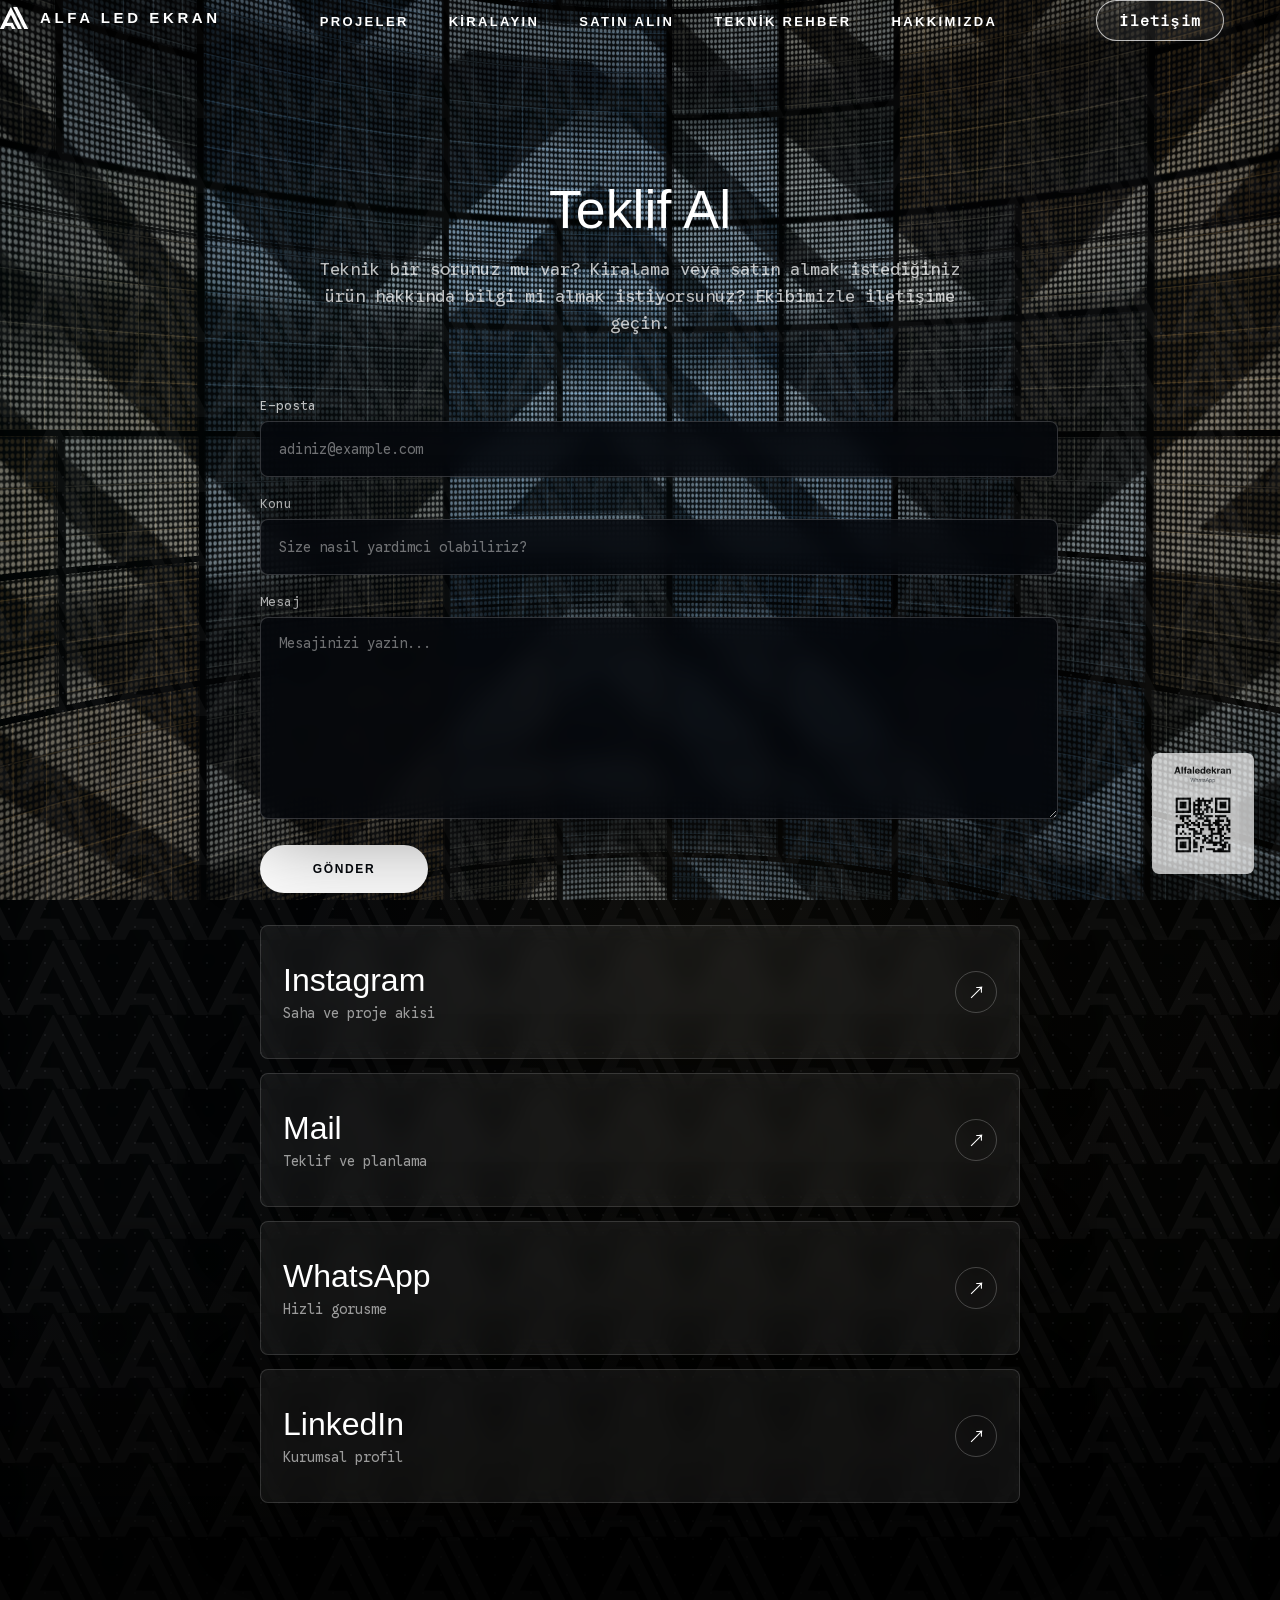
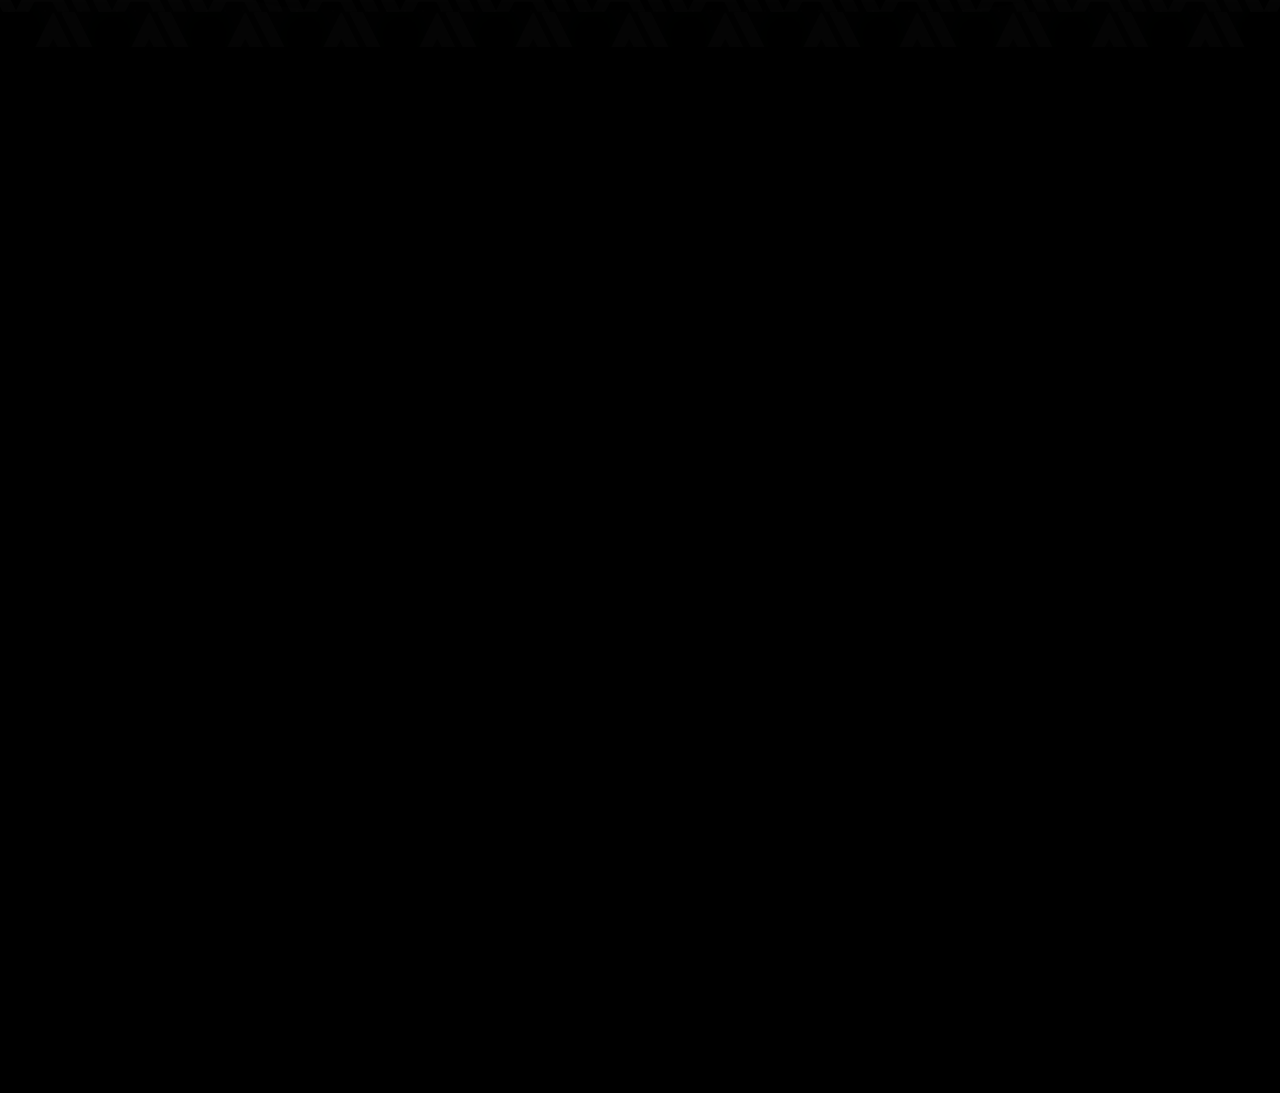
<file: contact/index.html>
<!DOCTYPE html><html lang="tr" data-astro-cid-wkn3xmb2> <head><meta charset="utf-8"><meta name="viewport" content="width=device-width, initial-scale=1.0"><meta name="generator" content="Astro v5.13.3"><title>İletişim | ALFA LED EKRAN</title><meta name="description" content="ALFA LED EKRAN ile iletisime gecin. Kiralama projeleri ve LED ekran urun talepleri icin bize ulasin."><meta property="og:type" content="website"><meta property="og:url" content="https://alfaledekran.com/contact/"><meta property="og:title" content="İletişim | ALFA LED EKRAN"><meta property="og:description" content="ALFA LED EKRAN ile iletisime gecin. Kiralama projeleri ve LED ekran urun talepleri icin bize ulasin."><meta property="og:image" content="https://alfaledekran.com/preview_img.png"><meta property="og:site_name" content="ALFA LED EKRAN"><meta property="og:locale" content="tr_TR"><meta name="twitter:card" content="summary_large_image"><meta name="twitter:title" content="İletişim | ALFA LED EKRAN"><meta name="twitter:description" content="ALFA LED EKRAN ile iletisime gecin. Kiralama projeleri ve LED ekran urun talepleri icin bize ulasin."><meta name="twitter:image" content="https://alfaledekran.com/preview_img.png"><meta name="twitter:site" content="@alfaledekran"><link rel="icon" href="/favicon.svg"><link rel="apple-touch-icon" href="/favicon.svg"><meta name="theme-color" content="#000000"><meta name="msapplication-TileColor" content="#000000"><link rel="stylesheet" href="/_stable/shell-base.css?v=20260515a"><link rel="stylesheet" href="/_stable/shell-chrome.css?v=20260515a"><link rel="stylesheet" href="/_stable/shell-overrides.css?v=20260515a"><script type="module" src="/_stable/page.js?v=20260515a"></script><script src="/common/site-runtime.js?v=20260515a"></script><script type="module" src="/_astro/LegacyShellLayout.astro_astro_type_script_index_0_lang.CXTMBwS_.js"></script><link rel="stylesheet" href="/_astro/LegacyShellLayout.Bwv57wfd.css">
<link rel="stylesheet" href="/_astro/index.Civ3PkWA.css"></head> <body data-page="contact" data-alfa-loading-hidden="true" data-gl_loading_end="true" data-astro-cid-wkn3xmb2>  <header class="Header__container" data-astro-cid-wkn3xmb2> <div class="Header__logo" data-astro-cid-wkn3xmb2> <a href="/" data-no-swup data-astro-cid-wkn3xmb2> <img class="AlfaSiteLogo" src="/common/header-logo-white.svg" alt="ALFA LED EKRAN" data-astro-cid-wkn3xmb2> <span class="Header__brandText" data-astro-cid-wkn3xmb2>ALFA LED EKRAN</span> </a> </div> <nav class="Header__nav" data-astro-cid-wkn3xmb2></nav> <div class="Header__right_controls" data-astro-cid-wkn3xmb2> <a href="/contact/" class="SlotButton__button Header__contact" data-no-swup data-astro-cid-wkn3xmb2> <span class="Header__contact_label" data-astro-cid-wkn3xmb2>İletişim</span> </a> <button class="SoundToggle__button" data-sound-toggle data-muted="false" aria-label="Sesi degistir" type="button" data-astro-cid-wkn3xmb2> <div class="SoundToggle__sound_bars" data-astro-cid-wkn3xmb2> <div class="SoundToggle__bar undefined bar" data-astro-cid-wkn3xmb2></div> <div class="SoundToggle__bar undefined bar" data-astro-cid-wkn3xmb2></div> <div class="SoundToggle__bar undefined bar" data-astro-cid-wkn3xmb2></div> </div> </button> </div> </header> <div class="SideMenu__overlay Header__side_menu" data-side-menu data-astro-cid-wkn3xmb2> <div class="SideMenu__backdrop" data-backdrop data-astro-cid-wkn3xmb2></div> <nav class="SideMenu__menu" data-menu data-astro-cid-wkn3xmb2> <div class="SideMenu__menu_inner" data-astro-cid-wkn3xmb2></div> <div class="SideMenu__social_links" data-astro-cid-wkn3xmb2></div> </nav> <button class="HamburgerIcon__hamburger SideMenu__hamburger" type="button" aria-label="Menüyü ac" data-hamburger data-astro-cid-wkn3xmb2> <span class="HamburgerIcon__line" data-astro-cid-wkn3xmb2></span> <span class="HamburgerIcon__line" data-astro-cid-wkn3xmb2></span> <span class="HamburgerIcon__line" data-astro-cid-wkn3xmb2></span> </button> </div> <div class="Layout__wrapper" data-astro-cid-wkn3xmb2> <div class="AlfaWorksLedBackdrop" data-works-led-backdrop data-astro-cid-wkn3xmb2></div>  <div class="Layout__inner" data-astro-cid-wkn3xmb2> <main id="swup" class="Layout__main" data-astro-cid-wkn3xmb2>   <div class="PageContact__container" data-astro-cid-ahc3q4vw> <div class="PageContact__inner" data-source-owned="true" data-astro-cid-ahc3q4vw> <div class="PageContact__content" data-astro-cid-ahc3q4vw> <section class="PageContact__lead" aria-label="Iletisim cagrisi" data-astro-cid-ahc3q4vw> <h3 class="PageContact__title" data-astro-cid-ahc3q4vw>
Teklif Al
</h3> <p class="PageContact__body" data-astro-cid-ahc3q4vw>
Teknik bir sorunuz mu var? Kiralama veya satın almak istediğiniz ürün hakkında bilgi mi almak istiyorsunuz?
            Ekibimizle iletişime geçin.
</p> <form class="PageContact__form" action="#" method="post" data-astro-cid-ahc3q4vw> <label class="PageContact__field" data-astro-cid-ahc3q4vw> <span class="PageContact__label" data-astro-cid-ahc3q4vw>E-posta</span> <input class="PageContact__input" type="email" name="email" placeholder="adiniz@example.com" data-astro-cid-ahc3q4vw> </label> <label class="PageContact__field" data-astro-cid-ahc3q4vw> <span class="PageContact__label" data-astro-cid-ahc3q4vw>Konu</span> <input class="PageContact__input" type="text" name="subject" placeholder="Size nasil yardimci olabiliriz?" data-astro-cid-ahc3q4vw> </label> <label class="PageContact__field" data-astro-cid-ahc3q4vw> <span class="PageContact__label" data-astro-cid-ahc3q4vw>Mesaj</span> <textarea class="PageContact__textarea" name="message" placeholder="Mesajinizi yazin..." data-astro-cid-ahc3q4vw></textarea> </label> <button class="PageContact__submit" type="submit" data-astro-cid-ahc3q4vw>Gönder</button> </form> </section> <nav class="PageContact__actions" aria-label="Iletisim kanallari" data-astro-cid-ahc3q4vw> <a href="https://www.instagram.com/alfaledsatis?utm_source=ig_web_button_share_sheet&#38;igsh=ZDNlZDc0MzIxNw==" class="PageContact__action" target="_blank" rel="noopener noreferrer" data-astro-cid-ahc3q4vw> <span data-astro-cid-ahc3q4vw> <span class="PageContact__actionLabel" data-astro-cid-ahc3q4vw>Instagram</span> <span class="PageContact__actionNote" data-astro-cid-ahc3q4vw>Saha ve proje akisi</span> </span> <span class="PageContact__actionArrow" aria-hidden="true" data-astro-cid-ahc3q4vw> <svg class="PageContact__arrowIcon" viewBox="0 0 14 14" data-astro-cid-ahc3q4vw> <path d="M1.575 13.15 11.819 2.918c-.092.628-.148 1.422-.148 2.216 0 .739.037 1.478.148 2.161l1.128-.277a16.3 16.3 0 0 1-.129-2.142c0-1.459.166-2.973.443-4.229-1.257.277-2.773.443-4.234.443-.739 0-1.461-.037-2.145-.129l-.277 1.126c.684.111 1.424.148 2.163.148.795 0 1.59-.055 2.219-.148L.743 12.318l.832.831Z" data-astro-cid-ahc3q4vw></path> </svg> </span> </a><a href="mailto:turanak@alfaledekran.com" class="PageContact__action" data-astro-cid-ahc3q4vw> <span data-astro-cid-ahc3q4vw> <span class="PageContact__actionLabel" data-astro-cid-ahc3q4vw>Mail</span> <span class="PageContact__actionNote" data-astro-cid-ahc3q4vw>Teklif ve planlama</span> </span> <span class="PageContact__actionArrow" aria-hidden="true" data-astro-cid-ahc3q4vw> <svg class="PageContact__arrowIcon" viewBox="0 0 14 14" data-astro-cid-ahc3q4vw> <path d="M1.575 13.15 11.819 2.918c-.092.628-.148 1.422-.148 2.216 0 .739.037 1.478.148 2.161l1.128-.277a16.3 16.3 0 0 1-.129-2.142c0-1.459.166-2.973.443-4.229-1.257.277-2.773.443-4.234.443-.739 0-1.461-.037-2.145-.129l-.277 1.126c.684.111 1.424.148 2.163.148.795 0 1.59-.055 2.219-.148L.743 12.318l.832.831Z" data-astro-cid-ahc3q4vw></path> </svg> </span> </a><a href="https://wa.me/905411871408" class="PageContact__action" target="_blank" rel="noopener noreferrer" data-astro-cid-ahc3q4vw> <span data-astro-cid-ahc3q4vw> <span class="PageContact__actionLabel" data-astro-cid-ahc3q4vw>WhatsApp</span> <span class="PageContact__actionNote" data-astro-cid-ahc3q4vw>Hizli gorusme</span> </span> <span class="PageContact__actionArrow" aria-hidden="true" data-astro-cid-ahc3q4vw> <svg class="PageContact__arrowIcon" viewBox="0 0 14 14" data-astro-cid-ahc3q4vw> <path d="M1.575 13.15 11.819 2.918c-.092.628-.148 1.422-.148 2.216 0 .739.037 1.478.148 2.161l1.128-.277a16.3 16.3 0 0 1-.129-2.142c0-1.459.166-2.973.443-4.229-1.257.277-2.773.443-4.234.443-.739 0-1.461-.037-2.145-.129l-.277 1.126c.684.111 1.424.148 2.163.148.795 0 1.59-.055 2.219-.148L.743 12.318l.832.831Z" data-astro-cid-ahc3q4vw></path> </svg> </span> </a><a href="https://www.linkedin.com/in/turan-alfa-led-4b8a51ab?utm_source=share_via&#38;utm_content=profile&#38;utm_medium=member_ios" class="PageContact__action" target="_blank" rel="noopener noreferrer" data-astro-cid-ahc3q4vw> <span data-astro-cid-ahc3q4vw> <span class="PageContact__actionLabel" data-astro-cid-ahc3q4vw>LinkedIn</span> <span class="PageContact__actionNote" data-astro-cid-ahc3q4vw>Kurumsal profil</span> </span> <span class="PageContact__actionArrow" aria-hidden="true" data-astro-cid-ahc3q4vw> <svg class="PageContact__arrowIcon" viewBox="0 0 14 14" data-astro-cid-ahc3q4vw> <path d="M1.575 13.15 11.819 2.918c-.092.628-.148 1.422-.148 2.216 0 .739.037 1.478.148 2.161l1.128-.277a16.3 16.3 0 0 1-.129-2.142c0-1.459.166-2.973.443-4.229-1.257.277-2.773.443-4.234.443-.739 0-1.461-.037-2.145-.129l-.277 1.126c.684.111 1.424.148 2.163.148.795 0 1.59-.055 2.219-.148L.743 12.318l.832.831Z" data-astro-cid-ahc3q4vw></path> </svg> </span> </a> </nav> </div> </div> </div>  </main> </div> </div>  <a class="WhatsAppQrCorner" href="https://wa.me/905411871408" target="_blank" rel="noopener noreferrer" aria-label="Alfaledekran WhatsApp" data-astro-cid-wkn3xmb2> <img class="WhatsAppQrCorner__image" src="/whatsapp-qr.png" alt="Alfaledekran WhatsApp QR" loading="lazy" data-astro-cid-wkn3xmb2> </a> <footer class="Footer__footer" data-astro-cid-wkn3xmb2> <div class="Footer__inner" data-astro-cid-wkn3xmb2> <div class="Footer__top" data-astro-cid-wkn3xmb2> <div class="Footer__top_links" data-astro-cid-wkn3xmb2></div> <div class="Footer__top_contact" data-astro-cid-wkn3xmb2></div> </div> <div class="Footer__copyright" data-astro-cid-wkn3xmb2>©2026 ALFA LED EKRAN.</div> <div class="Footer__logo" data-astro-cid-wkn3xmb2> <img src="/logo-render.png" alt="ALFA LED EKRAN" data-astro-cid-wkn3xmb2> </div> </div> </footer> <script>
      (() => {
        const prepareBottomSignature = () => {
          const signature = document.querySelector("[data-alfa-bottom-signature]");
          if (!signature) {
            document.body?.removeAttribute("data-alfa-bottom-signature-active");
            return;
          }

          if (signature.dataset.ready === "true") return;
          signature.dataset.ready = "true";

          const reveal = () => signature.classList.add("is-drawn");
          if (window.matchMedia?.("(prefers-reduced-motion: reduce)")?.matches) {
            reveal();
          }

          if (!("IntersectionObserver" in window)) {
            reveal();
            return;
          }

          const observer = new IntersectionObserver(
            (entries) => {
              const isActive = entries.some((entry) => entry.isIntersecting);
              document.body?.toggleAttribute("data-alfa-bottom-signature-active", isActive);
              if (isActive) reveal();
            },
            { threshold: 0.24 }
          );
          observer.observe(signature);
        };

        prepareBottomSignature();
        document.addEventListener("astro:page-load", prepareBottomSignature);
      })();
    </script> <script>
      (() => {
        if (window.__alfaHeaderAutoHideReady) return;
        window.__alfaHeaderAutoHideReady = true;

        let lastY = Math.max(0, window.scrollY || window.pageYOffset || 0);
        let ticking = false;
        const minDelta = 6;
        const hideAfter = 96;

        const setHeaderHidden = (hidden) => {
          if (!document.body) return;
          document.body.setAttribute("data-header-hidden", hidden ? "true" : "false");
        };

        const updateHeader = () => {
          const currentY = Math.max(0, window.scrollY || window.pageYOffset || 0);
          const delta = currentY - lastY;

          if (currentY <= hideAfter || delta < -minDelta) {
            setHeaderHidden(false);
          } else if (delta > minDelta && currentY > hideAfter) {
            setHeaderHidden(true);
          }

          lastY = currentY;
          ticking = false;
        };

        const requestHeaderUpdate = () => {
          if (ticking) return;
          ticking = true;
          window.requestAnimationFrame(updateHeader);
        };

        setHeaderHidden(false);
        window.addEventListener("scroll", requestHeaderUpdate, { passive: true });
        window.addEventListener("resize", () => {
          lastY = Math.max(0, window.scrollY || window.pageYOffset || 0);
          if (lastY <= hideAfter) setHeaderHidden(false);
        }, { passive: true });
        document.addEventListener("astro:before-swap", () => setHeaderHidden(false));
      })();
    </script> <script>
        (() => {
          if (window.__alfaSmoothScrollReady) return;
          window.__alfaSmoothScrollReady = true;
          if (window.matchMedia?.("(prefers-reduced-motion: reduce)")?.matches) return;

          let targetY = window.scrollY;
          let currentY = window.scrollY;
          let raf = 0;

          const maxScroll = () => Math.max(0, document.documentElement.scrollHeight - window.innerHeight);
          const clamp = (value) => Math.max(0, Math.min(maxScroll(), value));
          const canNativeScroll = (element) => {
            let node = element;
            while (node && node !== document.body && node !== document.documentElement) {
              if (node.closest?.("[data-lenis-prevent], [data-product-carousel]")) return true;
              const style = window.getComputedStyle(node);
              const scrollableY = /(auto|scroll)/.test(style.overflowY) && node.scrollHeight > node.clientHeight + 2;
              if (scrollableY) return true;
              node = node.parentElement;
            }
            return false;
          };

          const step = () => {
            currentY += (targetY - currentY) * 0.085;
            if (Math.abs(targetY - currentY) < 0.35) {
              currentY = targetY;
              window.scrollTo(0, currentY);
              raf = 0;
              return;
            }
            window.scrollTo(0, currentY);
            raf = window.requestAnimationFrame(step);
          };

          window.addEventListener("wheel", (event) => {
            if (event.defaultPrevented || event.ctrlKey || event.metaKey || Math.abs(event.deltaX) > Math.abs(event.deltaY)) return;
            if (canNativeScroll(event.target)) return;
            event.preventDefault();
            targetY = clamp(targetY + event.deltaY * 0.86);
            if (!raf) {
              currentY = window.scrollY;
              raf = window.requestAnimationFrame(step);
            }
          }, { passive: false });

          window.addEventListener("scroll", () => {
            if (!raf) {
              targetY = window.scrollY;
              currentY = window.scrollY;
            }
          }, { passive: true });

          document.addEventListener("astro:before-swap", () => {
            if (raf) window.cancelAnimationFrame(raf);
            raf = 0;
          }, { once: true });
        })();
      </script> </body> </html>
</file>
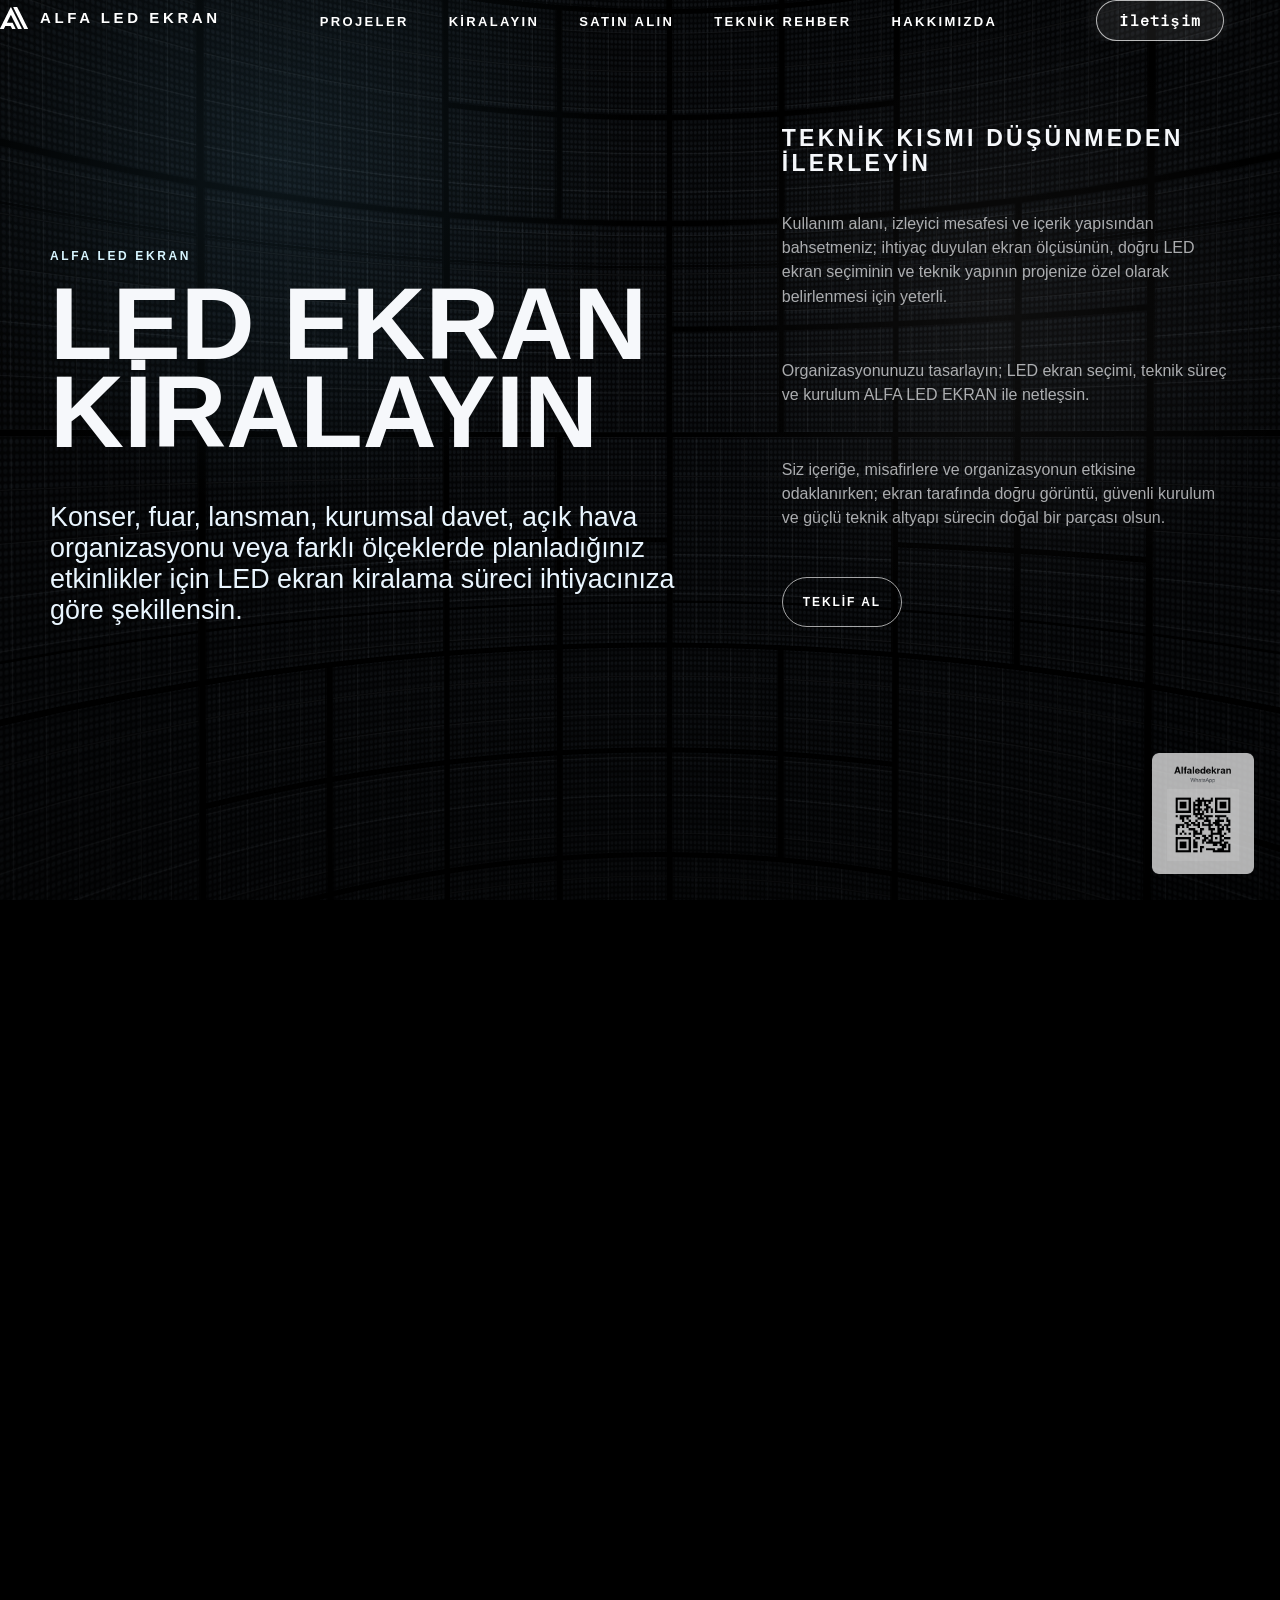
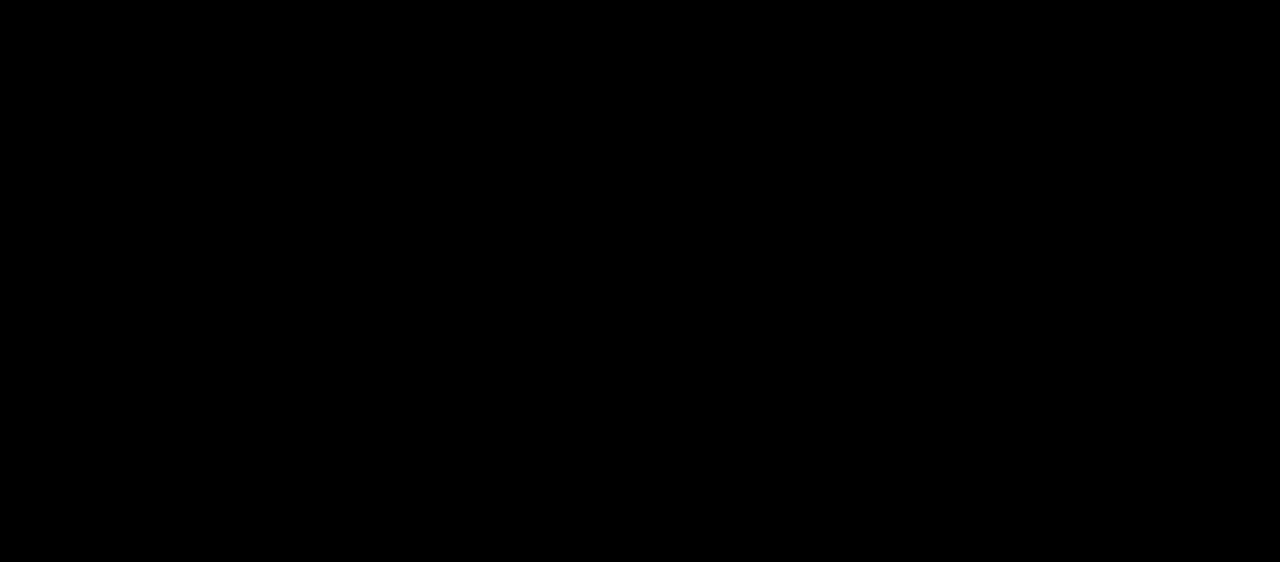
<file: kiralayin/index.html>
<!DOCTYPE html><html lang="tr" data-astro-cid-wkn3xmb2> <head><meta charset="utf-8"><meta name="viewport" content="width=device-width, initial-scale=1.0"><meta name="generator" content="Astro v5.13.3"><title>Kiralayın | ALFA LED EKRAN</title><meta name="description" content="Konser, fuar, lansman, kurumsal davet ve açık hava organizasyonları için profesyonel LED ekran kiralama çözümleri."><meta property="og:type" content="website"><meta property="og:url" content="https://alfaledekran.com/kiralayin/"><meta property="og:title" content="Kiralayın | ALFA LED EKRAN"><meta property="og:description" content="Konser, fuar, lansman, kurumsal davet ve açık hava organizasyonları için profesyonel LED ekran kiralama çözümleri."><meta property="og:image" content="https://alfaledekran.com/preview_img.png"><meta property="og:site_name" content="ALFA LED EKRAN"><meta property="og:locale" content="tr_TR"><meta name="twitter:card" content="summary_large_image"><meta name="twitter:title" content="Kiralayın | ALFA LED EKRAN"><meta name="twitter:description" content="Konser, fuar, lansman, kurumsal davet ve açık hava organizasyonları için profesyonel LED ekran kiralama çözümleri."><meta name="twitter:image" content="https://alfaledekran.com/preview_img.png"><meta name="twitter:site" content="@alfaledekran"><link rel="icon" href="/favicon.svg"><link rel="apple-touch-icon" href="/favicon.svg"><meta name="theme-color" content="#000000"><meta name="msapplication-TileColor" content="#000000"><link rel="stylesheet" href="/_stable/shell-base.css?v=20260515a"><link rel="stylesheet" href="/_stable/shell-chrome.css?v=20260515a"><link rel="stylesheet" href="/_stable/shell-overrides.css?v=20260515a"><script type="module" src="/_stable/page.js?v=20260515a"></script><script src="/common/site-runtime.js?v=20260515a"></script><script type="module" src="/_astro/LegacyShellLayout.astro_astro_type_script_index_0_lang.CXTMBwS_.js"></script><style>body[data-page=sales] .Layout__main{width:100%;max-width:100vw;min-height:100vh;overflow-x:hidden}.RentalPage{--text: #f6f8fb;--muted: rgba(246, 248, 251, .68);position:relative;width:100vw;min-height:100vh;overflow:hidden;padding:clamp(112px,14vh,160px) 0 clamp(72px,10vh,120px);color:var(--text);font-family:acumin-pro,Helvetica Neue,Helvetica,Arial,sans-serif}.RentalPage:before{content:"";position:fixed;inset:0;z-index:-1;pointer-events:none;background:radial-gradient(circle at 22% 18%,rgba(115,210,255,.1),transparent 28%),radial-gradient(circle at 78% 36%,rgba(255,255,255,.055),transparent 26%),linear-gradient(180deg,#0000000f,#00000057)}.RentalPage__inner{width:min(1180px,calc(100vw - 44px));margin:0 auto;display:grid;grid-template-columns:minmax(0,.95fr) minmax(300px,.65fr);gap:clamp(28px,6vw,84px);align-items:end}.RentalPage__kicker{margin:0 0 18px;color:#d7f5ff;font-family:acumin-pro-wide,acumin-pro,sans-serif;font-size:12px;font-weight:700;line-height:1;letter-spacing:.22em;text-transform:uppercase}.RentalPage__title{max-width:840px;margin:0;font-size:clamp(54px,8vw,116px);font-weight:600;line-height:.86;letter-spacing:0;text-transform:uppercase}.RentalPage__lead{max-width:820px;margin:clamp(26px,4vw,46px) 0 0;color:#eaf6ff;font-size:clamp(20px,2.1vw,30px);line-height:1.16}.RentalPage__panel{padding:0}.RentalPage__panelTitle{margin:0 0 20px;font-family:acumin-pro-wide,acumin-pro,sans-serif;font-size:clamp(16px,1.8vw,24px);font-weight:700;line-height:1.08;letter-spacing:.14em;text-transform:uppercase}.RentalPage__body{display:grid;gap:18px;margin:0;color:var(--muted);font-size:clamp(16px,1.24vw,19px);line-height:1.52}.RentalPage__cta{display:inline-flex;align-items:center;justify-content:center;width:fit-content;min-height:48px;margin-top:30px;border:1px solid rgba(255,255,255,.64);border-radius:999px;padding:0 20px;color:#fff;font-family:acumin-pro-wide,acumin-pro,sans-serif;font-size:12px;font-weight:700;letter-spacing:.16em;text-decoration:none;text-transform:uppercase}@media not screen and (min-width:769px){.RentalPage{padding-top:104px}.RentalPage__inner{grid-template-columns:1fr;width:min(100vw - 28px,620px);gap:34px}.RentalPage__title{font-size:clamp(42px,13vw,68px)}.RentalPage__lead{font-size:19px}}
</style>
<link rel="stylesheet" href="/_astro/LegacyShellLayout.Bwv57wfd.css"></head> <body data-page="sales" data-alfa-loading-hidden="true" data-gl_loading_end="true" data-astro-cid-wkn3xmb2>  <header class="Header__container" data-astro-cid-wkn3xmb2> <div class="Header__logo" data-astro-cid-wkn3xmb2> <a href="/" data-no-swup data-astro-cid-wkn3xmb2> <img class="AlfaSiteLogo" src="/common/header-logo-white.svg" alt="ALFA LED EKRAN" data-astro-cid-wkn3xmb2> <span class="Header__brandText" data-astro-cid-wkn3xmb2>ALFA LED EKRAN</span> </a> </div> <nav class="Header__nav" data-astro-cid-wkn3xmb2></nav> <div class="Header__right_controls" data-astro-cid-wkn3xmb2> <a href="/contact/" class="SlotButton__button Header__contact" data-no-swup data-astro-cid-wkn3xmb2> <span class="Header__contact_label" data-astro-cid-wkn3xmb2>İletişim</span> </a> <button class="SoundToggle__button" data-sound-toggle data-muted="false" aria-label="Sesi degistir" type="button" data-astro-cid-wkn3xmb2> <div class="SoundToggle__sound_bars" data-astro-cid-wkn3xmb2> <div class="SoundToggle__bar undefined bar" data-astro-cid-wkn3xmb2></div> <div class="SoundToggle__bar undefined bar" data-astro-cid-wkn3xmb2></div> <div class="SoundToggle__bar undefined bar" data-astro-cid-wkn3xmb2></div> </div> </button> </div> </header> <div class="SideMenu__overlay Header__side_menu" data-side-menu data-astro-cid-wkn3xmb2> <div class="SideMenu__backdrop" data-backdrop data-astro-cid-wkn3xmb2></div> <nav class="SideMenu__menu" data-menu data-astro-cid-wkn3xmb2> <div class="SideMenu__menu_inner" data-astro-cid-wkn3xmb2></div> <div class="SideMenu__social_links" data-astro-cid-wkn3xmb2></div> </nav> <button class="HamburgerIcon__hamburger SideMenu__hamburger" type="button" aria-label="Menüyü ac" data-hamburger data-astro-cid-wkn3xmb2> <span class="HamburgerIcon__line" data-astro-cid-wkn3xmb2></span> <span class="HamburgerIcon__line" data-astro-cid-wkn3xmb2></span> <span class="HamburgerIcon__line" data-astro-cid-wkn3xmb2></span> </button> </div> <div class="Layout__wrapper" data-astro-cid-wkn3xmb2> <div class="AlfaWorksLedBackdrop" data-works-led-backdrop data-astro-cid-wkn3xmb2></div>  <div class="Layout__inner" data-astro-cid-wkn3xmb2> <main id="swup" class="Layout__main" data-astro-cid-wkn3xmb2>   <main class="RentalPage" aria-label="LED ekran kiralama"> <div class="RentalPage__inner"> <section> <p class="RentalPage__kicker">ALFA LED EKRAN</p> <h1 class="RentalPage__title">LED Ekran Kiralayın</h1> <p class="RentalPage__lead">
Konser, fuar, lansman, kurumsal davet, açık hava organizasyonu veya farklı ölçeklerde planladığınız etkinlikler için LED ekran kiralama süreci ihtiyacınıza göre şekillensin.
</p> </section> <section class="RentalPage__panel" aria-label="Teknik süreç"> <h2 class="RentalPage__panelTitle">Teknik Kısmı Düşünmeden İlerleyin</h2> <div class="RentalPage__body"> <p>Kullanım alanı, izleyici mesafesi ve içerik yapısından bahsetmeniz; ihtiyaç duyulan ekran ölçüsünün, doğru LED ekran seçiminin ve teknik yapının projenize özel olarak belirlenmesi için yeterli.</p> <p>Organizasyonunuzu tasarlayın; LED ekran seçimi, teknik süreç ve kurulum ALFA LED EKRAN ile netleşsin.</p> <p>Siz içeriğe, misafirlere ve organizasyonun etkisine odaklanırken; ekran tarafında doğru görüntü, güvenli kurulum ve güçlü teknik altyapı sürecin doğal bir parçası olsun.</p> </div> <a class="RentalPage__cta" href="/contact/" data-no-swup>Teklif Al</a> </section> </div> </main>  </main> </div> </div>  <a class="WhatsAppQrCorner" href="https://wa.me/905411871408" target="_blank" rel="noopener noreferrer" aria-label="Alfaledekran WhatsApp" data-astro-cid-wkn3xmb2> <img class="WhatsAppQrCorner__image" src="/whatsapp-qr.png" alt="Alfaledekran WhatsApp QR" loading="lazy" data-astro-cid-wkn3xmb2> </a> <footer class="Footer__footer" data-astro-cid-wkn3xmb2> <div class="Footer__inner" data-astro-cid-wkn3xmb2> <div class="Footer__top" data-astro-cid-wkn3xmb2> <div class="Footer__top_links" data-astro-cid-wkn3xmb2></div> <div class="Footer__top_contact" data-astro-cid-wkn3xmb2></div> </div> <div class="Footer__copyright" data-astro-cid-wkn3xmb2>©2026 ALFA LED EKRAN.</div> <div class="Footer__logo" data-astro-cid-wkn3xmb2> <img src="/logo-render.png" alt="ALFA LED EKRAN" data-astro-cid-wkn3xmb2> </div> </div> </footer> <script>
      (() => {
        const prepareBottomSignature = () => {
          const signature = document.querySelector("[data-alfa-bottom-signature]");
          if (!signature) {
            document.body?.removeAttribute("data-alfa-bottom-signature-active");
            return;
          }

          if (signature.dataset.ready === "true") return;
          signature.dataset.ready = "true";

          const reveal = () => signature.classList.add("is-drawn");
          if (window.matchMedia?.("(prefers-reduced-motion: reduce)")?.matches) {
            reveal();
          }

          if (!("IntersectionObserver" in window)) {
            reveal();
            return;
          }

          const observer = new IntersectionObserver(
            (entries) => {
              const isActive = entries.some((entry) => entry.isIntersecting);
              document.body?.toggleAttribute("data-alfa-bottom-signature-active", isActive);
              if (isActive) reveal();
            },
            { threshold: 0.24 }
          );
          observer.observe(signature);
        };

        prepareBottomSignature();
        document.addEventListener("astro:page-load", prepareBottomSignature);
      })();
    </script> <script>
      (() => {
        if (window.__alfaHeaderAutoHideReady) return;
        window.__alfaHeaderAutoHideReady = true;

        let lastY = Math.max(0, window.scrollY || window.pageYOffset || 0);
        let ticking = false;
        const minDelta = 6;
        const hideAfter = 96;

        const setHeaderHidden = (hidden) => {
          if (!document.body) return;
          document.body.setAttribute("data-header-hidden", hidden ? "true" : "false");
        };

        const updateHeader = () => {
          const currentY = Math.max(0, window.scrollY || window.pageYOffset || 0);
          const delta = currentY - lastY;

          if (currentY <= hideAfter || delta < -minDelta) {
            setHeaderHidden(false);
          } else if (delta > minDelta && currentY > hideAfter) {
            setHeaderHidden(true);
          }

          lastY = currentY;
          ticking = false;
        };

        const requestHeaderUpdate = () => {
          if (ticking) return;
          ticking = true;
          window.requestAnimationFrame(updateHeader);
        };

        setHeaderHidden(false);
        window.addEventListener("scroll", requestHeaderUpdate, { passive: true });
        window.addEventListener("resize", () => {
          lastY = Math.max(0, window.scrollY || window.pageYOffset || 0);
          if (lastY <= hideAfter) setHeaderHidden(false);
        }, { passive: true });
        document.addEventListener("astro:before-swap", () => setHeaderHidden(false));
      })();
    </script> <script>
        (() => {
          if (window.__alfaSmoothScrollReady) return;
          window.__alfaSmoothScrollReady = true;
          if (window.matchMedia?.("(prefers-reduced-motion: reduce)")?.matches) return;

          let targetY = window.scrollY;
          let currentY = window.scrollY;
          let raf = 0;

          const maxScroll = () => Math.max(0, document.documentElement.scrollHeight - window.innerHeight);
          const clamp = (value) => Math.max(0, Math.min(maxScroll(), value));
          const canNativeScroll = (element) => {
            let node = element;
            while (node && node !== document.body && node !== document.documentElement) {
              if (node.closest?.("[data-lenis-prevent], [data-product-carousel]")) return true;
              const style = window.getComputedStyle(node);
              const scrollableY = /(auto|scroll)/.test(style.overflowY) && node.scrollHeight > node.clientHeight + 2;
              if (scrollableY) return true;
              node = node.parentElement;
            }
            return false;
          };

          const step = () => {
            currentY += (targetY - currentY) * 0.085;
            if (Math.abs(targetY - currentY) < 0.35) {
              currentY = targetY;
              window.scrollTo(0, currentY);
              raf = 0;
              return;
            }
            window.scrollTo(0, currentY);
            raf = window.requestAnimationFrame(step);
          };

          window.addEventListener("wheel", (event) => {
            if (event.defaultPrevented || event.ctrlKey || event.metaKey || Math.abs(event.deltaX) > Math.abs(event.deltaY)) return;
            if (canNativeScroll(event.target)) return;
            event.preventDefault();
            targetY = clamp(targetY + event.deltaY * 0.86);
            if (!raf) {
              currentY = window.scrollY;
              raf = window.requestAnimationFrame(step);
            }
          }, { passive: false });

          window.addEventListener("scroll", () => {
            if (!raf) {
              targetY = window.scrollY;
              currentY = window.scrollY;
            }
          }, { passive: true });

          document.addEventListener("astro:before-swap", () => {
            if (raf) window.cancelAnimationFrame(raf);
            raf = 0;
          }, { once: true });
        })();
      </script> </body> </html>
</file>
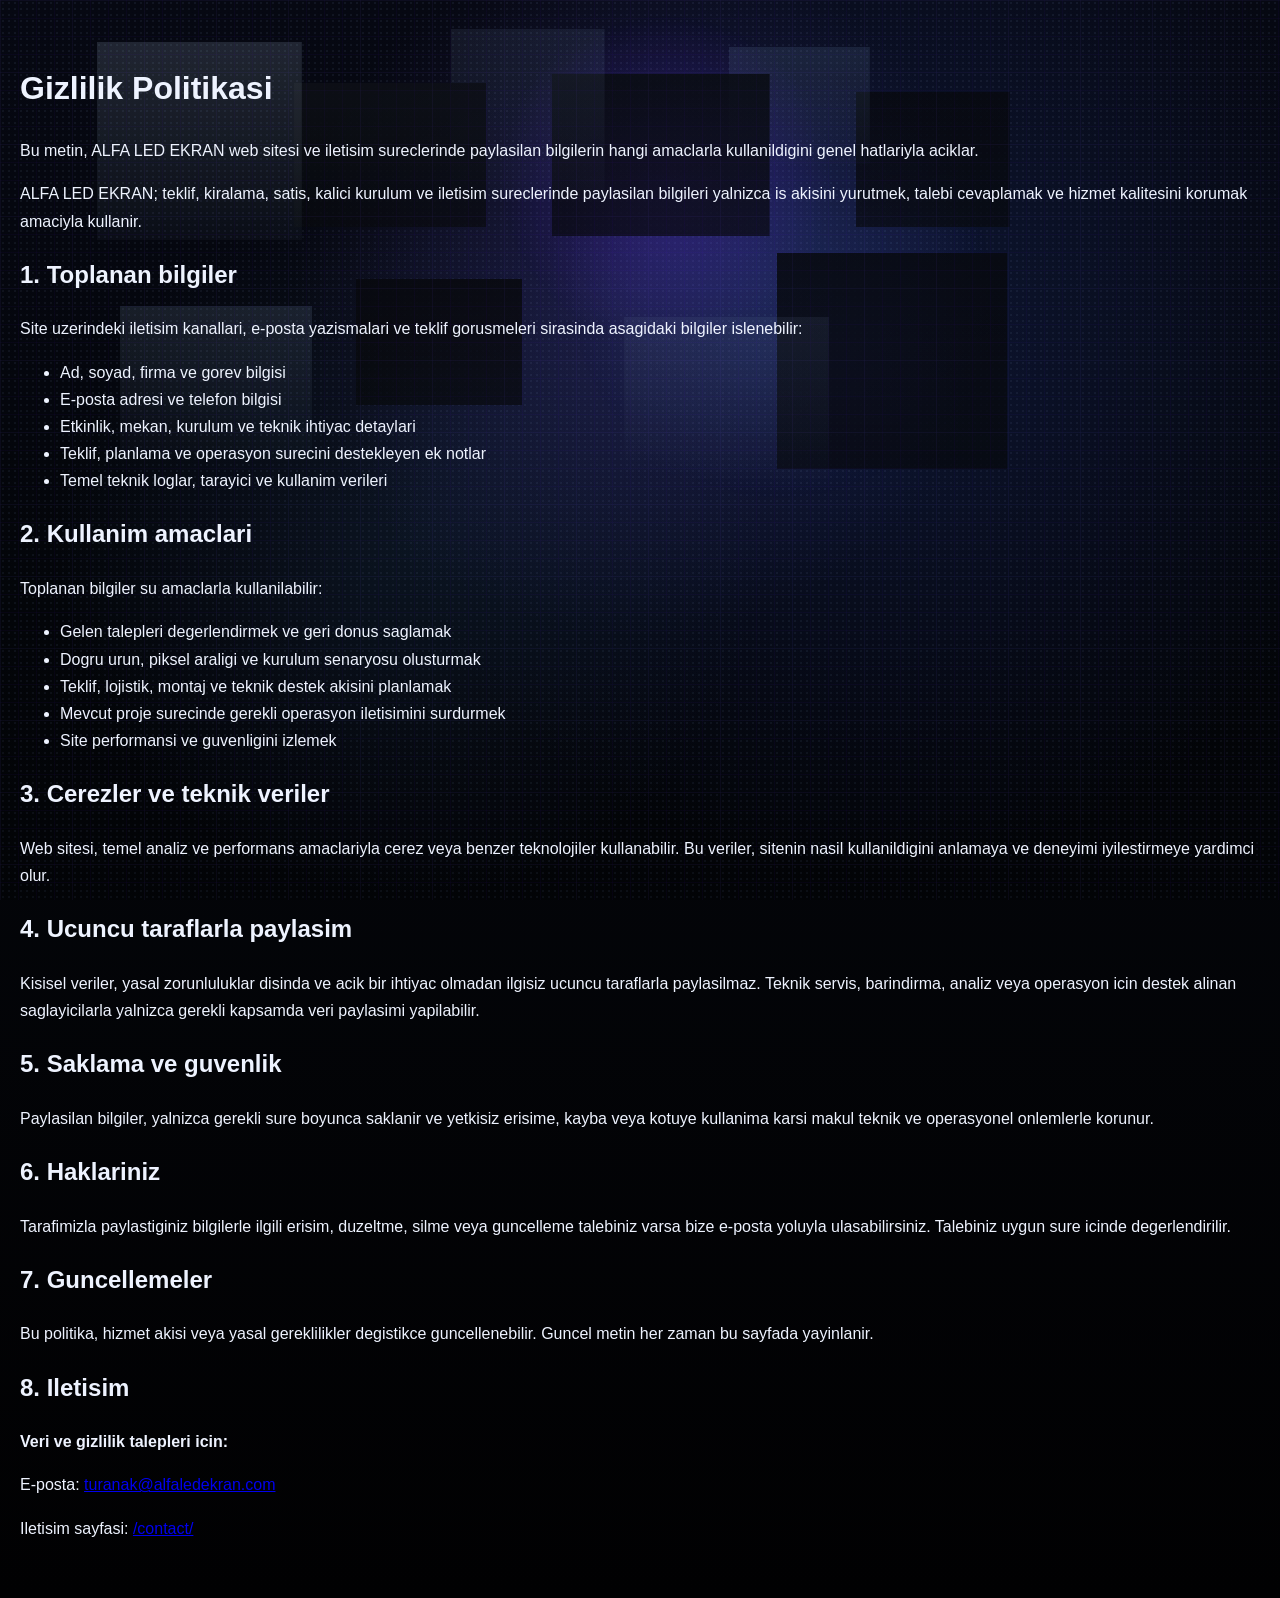
<file: privacypolicy/index.html>
<!DOCTYPE html><html lang="tr" data-astro-cid-dpidqgiz> <head><meta charset="utf-8"><meta name="viewport" content="width=device-width, initial-scale=1.0"><meta name="generator" content="Astro v5.13.3"><title>Gizlilik Politikasi | ALFA LED EKRAN</title><meta name="description" content="ALFA LED EKRAN web sitesi ve iletisim sureclerinde islenen verilerle ilgili gizlilik politikasi."><meta property="og:type" content="website"><meta property="og:title" content="Gizlilik Politikasi | ALFA LED EKRAN"><meta property="og:description" content="ALFA LED EKRAN web sitesi ve iletisim sureclerinde islenen verilerle ilgili gizlilik politikasi."><meta property="og:image" content="https://alfaledekran.com/preview_img.png"><meta property="og:site_name" content="ALFA LED EKRAN"><meta property="og:locale" content="tr_TR"><meta name="twitter:card" content="summary_large_image"><meta name="twitter:title" content="Gizlilik Politikasi | ALFA LED EKRAN"><meta name="twitter:description" content="ALFA LED EKRAN web sitesi ve iletisim sureclerinde islenen verilerle ilgili gizlilik politikasi."><meta name="twitter:image" content="https://alfaledekran.com/preview_img.png"><meta name="twitter:site" content="@alfaledekran"><link rel="icon" href="/favicon.svg"><link rel="apple-touch-icon" href="/favicon.svg"><meta name="theme-color" content="#000000"><meta name="msapplication-TileColor" content="#000000"><link rel="stylesheet" href="/_astro/LegalLayout.DaMkyfcP.css"></head> <body data-astro-cid-dpidqgiz> <main class="SimpleLayout__main" data-astro-cid-dpidqgiz>  <div class="LegalPage"> <h1 class="LegalPage__title">Gizlilik Politikasi</h1> <p class="LegalPage__lead">
Bu metin, ALFA LED EKRAN web sitesi ve iletisim sureclerinde paylasilan
      bilgilerin hangi amaclarla kullanildigini genel hatlariyla aciklar.
</p> <div class="LegalPage__content"> <p>
ALFA LED EKRAN; teklif, kiralama, satis, kalici kurulum ve iletisim
        sureclerinde paylasilan bilgileri yalnizca is akisini yurutmek, talebi
        cevaplamak ve hizmet kalitesini korumak amaciyla kullanir.
</p> <h2>1. Toplanan bilgiler</h2> <p>
Site uzerindeki iletisim kanallari, e-posta yazismalari ve teklif
        gorusmeleri sirasinda asagidaki bilgiler islenebilir:
</p> <ul> <li>Ad, soyad, firma ve gorev bilgisi</li> <li>E-posta adresi ve telefon bilgisi</li> <li>Etkinlik, mekan, kurulum ve teknik ihtiyac detaylari</li> <li>Teklif, planlama ve operasyon surecini destekleyen ek notlar</li> <li>Temel teknik loglar, tarayici ve kullanim verileri</li> </ul> <h2>2. Kullanim amaclari</h2> <p>Toplanan bilgiler su amaclarla kullanilabilir:</p> <ul> <li>Gelen talepleri degerlendirmek ve geri donus saglamak</li> <li>Dogru urun, piksel araligi ve kurulum senaryosu olusturmak</li> <li>Teklif, lojistik, montaj ve teknik destek akisini planlamak</li> <li>Mevcut proje surecinde gerekli operasyon iletisimini surdurmek</li> <li>Site performansi ve guvenligini izlemek</li> </ul> <h2>3. Cerezler ve teknik veriler</h2> <p>
Web sitesi, temel analiz ve performans amaclariyla cerez veya benzer
        teknolojiler kullanabilir. Bu veriler, sitenin nasil kullanildigini
        anlamaya ve deneyimi iyilestirmeye yardimci olur.
</p> <h2>4. Ucuncu taraflarla paylasim</h2> <p>
Kisisel veriler, yasal zorunluluklar disinda ve acik bir ihtiyac
        olmadan ilgisiz ucuncu taraflarla paylasilmaz. Teknik servis,
        barindirma, analiz veya operasyon icin destek alinan saglayicilarla
        yalnizca gerekli kapsamda veri paylasimi yapilabilir.
</p> <h2>5. Saklama ve guvenlik</h2> <p>
Paylasilan bilgiler, yalnizca gerekli sure boyunca saklanir ve
        yetkisiz erisime, kayba veya kotuye kullanima karsi makul teknik ve
        operasyonel onlemlerle korunur.
</p> <h2>6. Haklariniz</h2> <p>
Tarafimizla paylastiginiz bilgilerle ilgili erisim, duzeltme, silme
        veya guncelleme talebiniz varsa bize e-posta yoluyla ulasabilirsiniz.
        Talebiniz uygun sure icinde degerlendirilir.
</p> <h2>7. Guncellemeler</h2> <p>
Bu politika, hizmet akisi veya yasal gereklilikler degistikce
        guncellenebilir. Guncel metin her zaman bu sayfada yayinlanir.
</p> <h2>8. Iletisim</h2> <div class="LegalPage__contact"> <strong>Veri ve gizlilik talepleri icin:</strong> <p>
E-posta:
<a href="mailto:turanak@alfaledekran.com">turanak@alfaledekran.com</a> </p> <p>
Iletisim sayfasi:
<a href="/contact/">/contact/</a> </p> </div> </div> </div>  </main> </body></html>
</file>
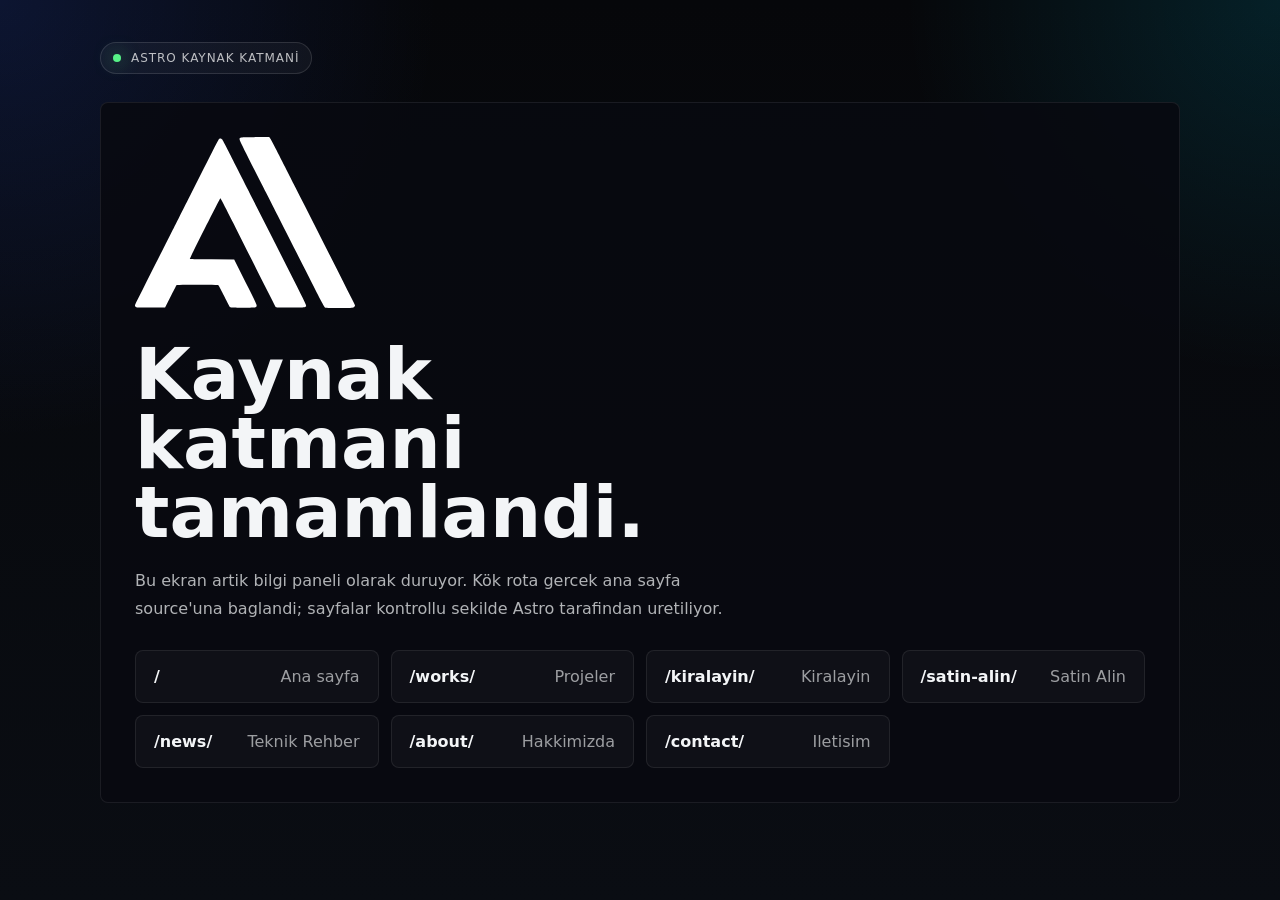
<file: source/index.html>
<!DOCTYPE html><html lang="tr" data-astro-cid-gsysgxn4> <head><meta charset="utf-8"><meta name="viewport" content="width=device-width, initial-scale=1.0"><meta name="generator" content="Astro v5.13.3"><title>ALFA LED EKRAN | Astro Source Preview</title><meta name="description" content="ALFA LED EKRAN Astro kaynak katmani icin gecis onizleme sayfasi."><link rel="icon" href="/favicon.svg"><link rel="apple-touch-icon" href="/favicon.svg"><meta name="theme-color" content="#050608"><style>@charset "UTF-8";[data-astro-cid-gsysgxn4]{box-sizing:border-box;margin:0;padding:0}body{min-height:100vh;background:radial-gradient(circle at top left,rgba(47,95,255,.16),transparent 28%),radial-gradient(circle at top right,rgba(0,215,255,.12),transparent 24%),linear-gradient(180deg,#06070a,#0a0d13);color:#f3f5f7;font-family:Inter,system-ui,-apple-system,BlinkMacSystemFont,Segoe UI,sans-serif}a[data-astro-cid-gsysgxn4]{color:inherit;text-decoration:none}.SourcePreview[data-astro-cid-gsysgxn4]{width:min(1080px,calc(100% - 40px));margin:0 auto;padding:42px 0 64px}.SourcePreview__eyebrow[data-astro-cid-gsysgxn4]{display:inline-flex;align-items:center;gap:10px;padding:8px 12px;border:1px solid rgba(255,255,255,.12);border-radius:999px;background:#ffffff0a;color:#ffffffb8;font-size:12px;letter-spacing:.08em;text-transform:uppercase}.SourcePreview__eyebrow[data-astro-cid-gsysgxn4]:before{content:"";width:8px;height:8px;border-radius:50%;background:#57f287;box-shadow:0 0 18px #57f287a6}.SourcePreview__panel[data-astro-cid-gsysgxn4]{margin-top:28px;padding:34px;border:1px solid rgba(255,255,255,.08);border-radius:8px;background:#080a10e0}.SourcePreview__logo[data-astro-cid-gsysgxn4]{width:min(220px,48vw)}.SourcePreview__title[data-astro-cid-gsysgxn4]{max-width:12ch;margin-top:28px;font-size:clamp(38px,6vw,72px);line-height:.96;letter-spacing:0}.SourcePreview__lead[data-astro-cid-gsysgxn4]{max-width:62ch;margin-top:20px;color:#f3f5f7b8;font-size:16px;line-height:1.7}.SourcePreview__routes[data-astro-cid-gsysgxn4]{display:grid;grid-template-columns:repeat(auto-fit,minmax(210px,1fr));gap:12px;margin-top:28px}.SourcePreview__route[data-astro-cid-gsysgxn4]{display:flex;justify-content:space-between;gap:12px;padding:16px 18px;border:1px solid rgba(255,255,255,.08);border-radius:8px;background:#ffffff08}.SourcePreview__route[data-astro-cid-gsysgxn4] span[data-astro-cid-gsysgxn4]{color:#f3f5f79e}
</style></head> <body data-astro-cid-gsysgxn4> <main class="SourcePreview" data-astro-cid-gsysgxn4> <div class="SourcePreview__eyebrow" data-astro-cid-gsysgxn4>Astro Kaynak Katmani</div> <section class="SourcePreview__panel" data-astro-cid-gsysgxn4> <img class="SourcePreview__logo" src="/common/header-logo-white.svg" alt="ALFA LED EKRAN" data-astro-cid-gsysgxn4> <h1 class="SourcePreview__title" data-astro-cid-gsysgxn4>Kaynak katmani tamamlandi.</h1> <p class="SourcePreview__lead" data-astro-cid-gsysgxn4>
Bu ekran artik bilgi paneli olarak duruyor. Kök rota gercek ana sayfa
          source'una baglandi; sayfalar kontrollu sekilde Astro tarafindan uretiliyor.
</p> <div class="SourcePreview__routes" data-astro-cid-gsysgxn4> <a class="SourcePreview__route" href="/" data-astro-cid-gsysgxn4> <strong data-astro-cid-gsysgxn4>/</strong> <span data-astro-cid-gsysgxn4>Ana sayfa</span> </a><a class="SourcePreview__route" href="/works/" data-astro-cid-gsysgxn4> <strong data-astro-cid-gsysgxn4>/works/</strong> <span data-astro-cid-gsysgxn4>Projeler</span> </a><a class="SourcePreview__route" href="/kiralayin/" data-astro-cid-gsysgxn4> <strong data-astro-cid-gsysgxn4>/kiralayin/</strong> <span data-astro-cid-gsysgxn4>Kiralayin</span> </a><a class="SourcePreview__route" href="/satin-alin/" data-astro-cid-gsysgxn4> <strong data-astro-cid-gsysgxn4>/satin-alin/</strong> <span data-astro-cid-gsysgxn4>Satin Alin</span> </a><a class="SourcePreview__route" href="/news/" data-astro-cid-gsysgxn4> <strong data-astro-cid-gsysgxn4>/news/</strong> <span data-astro-cid-gsysgxn4>Teknik Rehber</span> </a><a class="SourcePreview__route" href="/about/" data-astro-cid-gsysgxn4> <strong data-astro-cid-gsysgxn4>/about/</strong> <span data-astro-cid-gsysgxn4>Hakkimizda</span> </a><a class="SourcePreview__route" href="/contact/" data-astro-cid-gsysgxn4> <strong data-astro-cid-gsysgxn4>/contact/</strong> <span data-astro-cid-gsysgxn4>Iletisim</span> </a> </div> </section> </main> </body></html>
</file>
<file: _stable/shell-base.css>
.swiper-pagination {
  position: absolute;
  text-align: center;
  transition: 0.3s opacity;
  transform: translateZ(0);
  z-index: 10;
}
.swiper-pagination.swiper-pagination-hidden {
  opacity: 0;
}
.swiper-pagination-disabled > .swiper-pagination,
.swiper-pagination.swiper-pagination-disabled {
  display: none !important;
}
.swiper-pagination-fraction,
.swiper-pagination-custom,
.swiper-horizontal > .swiper-pagination-bullets,
.swiper-pagination-bullets.swiper-pagination-horizontal {
  bottom: var(--swiper-pagination-bottom, 8px);
  top: var(--swiper-pagination-top, auto);
  left: 0;
  width: 100%;
}
.swiper-pagination-bullets-dynamic {
  overflow: hidden;
  font-size: 0;
}
.swiper-pagination-bullets-dynamic .swiper-pagination-bullet {
  transform: scale(0.33);
  position: relative;
}
.swiper-pagination-bullets-dynamic .swiper-pagination-bullet-active,
.swiper-pagination-bullets-dynamic .swiper-pagination-bullet-active-main {
  transform: scale(1);
}
.swiper-pagination-bullets-dynamic .swiper-pagination-bullet-active-prev {
  transform: scale(0.66);
}
.swiper-pagination-bullets-dynamic .swiper-pagination-bullet-active-prev-prev {
  transform: scale(0.33);
}
.swiper-pagination-bullets-dynamic .swiper-pagination-bullet-active-next {
  transform: scale(0.66);
}
.swiper-pagination-bullets-dynamic .swiper-pagination-bullet-active-next-next {
  transform: scale(0.33);
}
.swiper-pagination-bullet {
  width: var(
    --swiper-pagination-bullet-width,
    var(--swiper-pagination-bullet-size, 8px)
  );
  height: var(
    --swiper-pagination-bullet-height,
    var(--swiper-pagination-bullet-size, 8px)
  );
  display: inline-block;
  border-radius: var(--swiper-pagination-bullet-border-radius, 50%);
  background: var(--swiper-pagination-bullet-inactive-color, #000);
  opacity: var(--swiper-pagination-bullet-inactive-opacity, 0.2);
}
button.swiper-pagination-bullet {
  border: none;
  margin: 0;
  padding: 0;
  box-shadow: none;
  -webkit-appearance: none;
  appearance: none;
}
.swiper-pagination-clickable .swiper-pagination-bullet {
  cursor: pointer;
}
.swiper-pagination-bullet:only-child {
  display: none !important;
}
.swiper-pagination-bullet-active {
  opacity: var(--swiper-pagination-bullet-opacity, 1);
  background: var(--swiper-pagination-color, var(--swiper-theme-color));
}
.swiper-vertical > .swiper-pagination-bullets,
.swiper-pagination-vertical.swiper-pagination-bullets {
  right: var(--swiper-pagination-right, 8px);
  left: var(--swiper-pagination-left, auto);
  top: 50%;
  transform: translate3d(0, -50%, 0);
}
.swiper-vertical > .swiper-pagination-bullets .swiper-pagination-bullet,
.swiper-pagination-vertical.swiper-pagination-bullets
  .swiper-pagination-bullet {
  margin: var(--swiper-pagination-bullet-vertical-gap, 6px) 0;
  display: block;
}
.swiper-vertical > .swiper-pagination-bullets.swiper-pagination-bullets-dynamic,
.swiper-pagination-vertical.swiper-pagination-bullets.swiper-pagination-bullets-dynamic {
  top: 50%;
  transform: translateY(-50%);
  width: 8px;
}
.swiper-vertical
  > .swiper-pagination-bullets.swiper-pagination-bullets-dynamic
  .swiper-pagination-bullet,
.swiper-pagination-vertical.swiper-pagination-bullets.swiper-pagination-bullets-dynamic
  .swiper-pagination-bullet {
  display: inline-block;
  transition: 0.2s transform, 0.2s top;
}
.swiper-horizontal > .swiper-pagination-bullets .swiper-pagination-bullet,
.swiper-pagination-horizontal.swiper-pagination-bullets
  .swiper-pagination-bullet {
  margin: 0 var(--swiper-pagination-bullet-horizontal-gap, 4px);
}
.swiper-horizontal
  > .swiper-pagination-bullets.swiper-pagination-bullets-dynamic,
.swiper-pagination-horizontal.swiper-pagination-bullets.swiper-pagination-bullets-dynamic {
  left: 50%;
  transform: translate(-50%);
  white-space: nowrap;
}
.swiper-horizontal
  > .swiper-pagination-bullets.swiper-pagination-bullets-dynamic
  .swiper-pagination-bullet,
.swiper-pagination-horizontal.swiper-pagination-bullets.swiper-pagination-bullets-dynamic
  .swiper-pagination-bullet {
  transition: 0.2s transform, 0.2s left;
}
.swiper-horizontal.swiper-rtl
  > .swiper-pagination-bullets-dynamic
  .swiper-pagination-bullet {
  transition: 0.2s transform, 0.2s right;
}
.swiper-pagination-fraction {
  color: var(--swiper-pagination-fraction-color, inherit);
}
.swiper-pagination-progressbar {
  background: var(
    --swiper-pagination-progressbar-bg-color,
    rgba(0, 0, 0, 0.25)
  );
  position: absolute;
}
.swiper-pagination-progressbar .swiper-pagination-progressbar-fill {
  background: var(--swiper-pagination-color, var(--swiper-theme-color));
  position: absolute;
  left: 0;
  top: 0;
  width: 100%;
  height: 100%;
  transform: scale(0);
  transform-origin: left top;
}
.swiper-rtl .swiper-pagination-progressbar .swiper-pagination-progressbar-fill {
  transform-origin: right top;
}
.swiper-horizontal > .swiper-pagination-progressbar,
.swiper-pagination-progressbar.swiper-pagination-horizontal,
.swiper-vertical
  > .swiper-pagination-progressbar.swiper-pagination-progressbar-opposite,
.swiper-pagination-progressbar.swiper-pagination-vertical.swiper-pagination-progressbar-opposite {
  width: 100%;
  height: var(--swiper-pagination-progressbar-size, 4px);
  left: 0;
  top: 0;
}
.swiper-vertical > .swiper-pagination-progressbar,
.swiper-pagination-progressbar.swiper-pagination-vertical,
.swiper-horizontal
  > .swiper-pagination-progressbar.swiper-pagination-progressbar-opposite,
.swiper-pagination-progressbar.swiper-pagination-horizontal.swiper-pagination-progressbar-opposite {
  width: var(--swiper-pagination-progressbar-size, 4px);
  height: 100%;
  left: 0;
  top: 0;
}
.swiper-pagination-lock {
  display: none;
}
</file>
